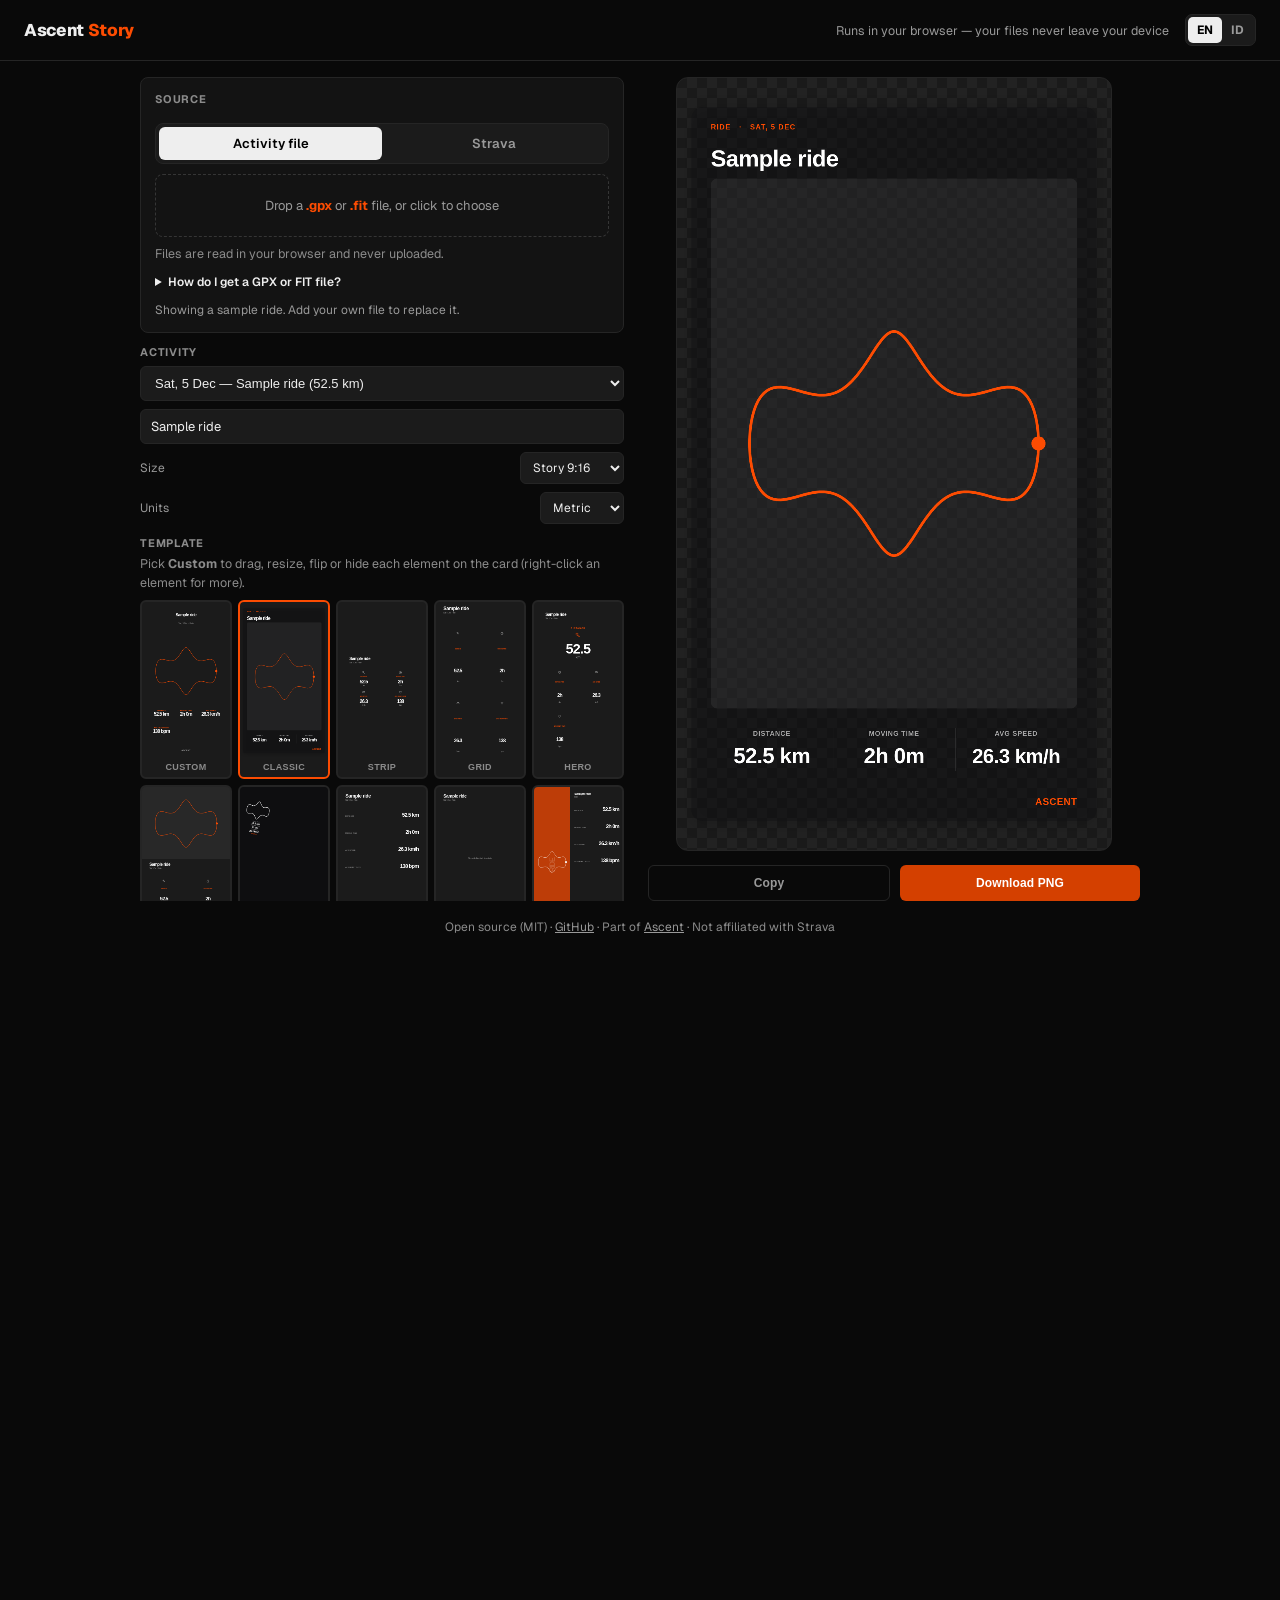
<file: index.html>
<!DOCTYPE html>
<html lang="en">
<head>
  <!-- Google tag (gtag.js) -->
  <script async src="https://www.googletagmanager.com/gtag/js?id=G-Y4VRDE800Q"></script>
  <script>
    window.dataLayer = window.dataLayer || [];
    function gtag(){dataLayer.push(arguments);}
    gtag('js', new Date());
    gtag('config', 'G-Y4VRDE800Q');
  </script>
  <meta charset="UTF-8">
  <meta name="viewport" content="width=device-width, initial-scale=1.0">
  <title>Ascent Story — share-ready cards for your rides and runs</title>
  <meta name="description" content="Turn any ride, run or hike into a share-ready Instagram story, post or square image. 55 templates — works with Strava, GPX and FIT, all in your browser.">
  <meta name="theme-color" content="#090909">
  <link rel="canonical" href="https://story.doniwirawan.xyz/">
  <meta property="og:type" content="website">
  <meta property="og:url" content="https://story.doniwirawan.xyz/">
  <meta property="og:title" content="Ascent Story — share-ready cards for your rides and runs">
  <meta property="og:description" content="Turn any ride, run or hike into an Instagram story, post or square image. 55 templates, your own photos and stats. Works with Strava, GPX and FIT, all in your browser.">
  <meta property="og:image" content="https://story.doniwirawan.xyz/og.png">
  <meta property="og:image:width" content="1200">
  <meta property="og:image:height" content="630">
  <meta name="twitter:card" content="summary_large_image">
  <meta name="twitter:image" content="https://story.doniwirawan.xyz/og.png">
  <link rel="icon" href="/icon.svg" type="image/svg+xml">
  <link rel="preconnect" href="https://fonts.googleapis.com">
  <link rel="preconnect" href="https://fonts.gstatic.com" crossorigin>
  <link rel="stylesheet" href="https://fonts.googleapis.com/css2?family=Geist:wght@400;500;600;700;800&display=swap">
  <link rel="stylesheet" href="css/story.css">
  <link rel="stylesheet" href="css/style.css">
</head>
<body>

<header class="topbar">
  <div class="brand">Ascent <span>Story</span></div>
  <div class="topbar-right">
    <div class="tagline">Runs in your browser — your files never leave your device</div>
    <div class="lang" role="group" aria-label="Language"><button type="button" class="lang-btn" data-lang="en">EN</button><button type="button" class="lang-btn" data-lang="id">ID</button></div>
  </div>
</header>

<div class="modal-overlay open page" id="storyModal">
  <div class="modal" style="max-width:1000px;">
    <div class="modal-body">
      <div class="modal-left">

        <div class="src">
          <div class="picker-label">Source</div>
          <div class="seg" role="tablist">
            <button type="button" class="seg-btn active" data-src="file" role="tab">Activity file</button>
            <button type="button" class="seg-btn" data-src="strava" role="tab">Strava</button>
          </div>
          <div class="src-pane" data-pane="strava">
            <button class="btn btn-primary" id="connectBtn">Connect with Strava</button>
            <div class="src-row" id="stravaRow" hidden>
              <button class="btn btn-primary" id="stravaBtn">Load my activities</button>
              <button class="btn btn-ghost" id="logoutBtn">Disconnect</button>
            </div>
            <p class="src-note">Reads your recent activities to draw the card. Nothing is stored on a server.</p>
            <p class="src-note">Strava only lets a few athletes connect to a new app until it has been reviewed. If connecting fails, export the activity as a GPX file and use the Activity file tab.</p>
          </div>
          <div class="src-pane" data-pane="file" hidden>
            <label class="drop" id="dropZone" for="fileInput" data-i18n-html="dropZone">Drop a <b>.gpx</b> or <b>.fit</b> file, or click to choose</label>
            <input type="file" id="fileInput" class="vis-hidden" accept=".gpx,.fit,application/gpx+xml,application/xml,text/xml,application/octet-stream" multiple>
            <p class="src-note">Files are read in your browser and never uploaded.</p>
            <details class="howto">
              <summary>How do I get a GPX or FIT file?</summary>
              <ul data-i18n-html="howtoList">
                <li><b>Strava</b> (on a computer): open the activity, click <b>⋯</b> on the left, then <b>Export GPX</b>.</li>
                <li><b>Strava app</b>: you can't export from the phone app; open strava.com in your phone's browser and use the steps above.</li>
                <li><b>Garmin Connect</b>: open the activity, click the gear icon, then <b>Export to GPX</b> or <b>Export Original</b> (a FIT file).</li>
                <li><b>Wahoo, Coros, Huawei, Komoot…</b>: look for <b>Export</b> or <b>Share → GPX</b> on the activity.</li>
              </ul>
            </details>
          </div>
          <div class="status" id="status"></div>
          <div class="error" id="error" role="alert"></div>
        </div>

        <div>
          <div class="picker-label">Activity</div>
          <select id="activityPicker" style="width:100%;background:var(--surface2);color:var(--text);border:1px solid var(--border);border-radius:6px;padding:8px 10px;font-size:13px;"></select>
          <input type="text" id="actName" class="text-in" placeholder="Activity name" aria-label="Activity name" maxlength="80">
          <div class="unit-row"><span>Size</span><select id="ratioPicker" aria-label="Image size"><option value="1920">Story 9:16</option><option value="1350">Portrait 4:5</option><option value="1080">Square 1:1</option></select></div>
          <div class="unit-row"><span>Units</span><select id="unitToggle" aria-label="Units"><option value="km">Metric</option><option value="mi">Imperial</option></select></div>
        </div>

        <div>
          <div class="picker-label">Template</div>
          <p class="src-note" style="margin:-2px 0 8px" data-i18n-html="templateHint">Pick <b>Custom</b> to drag, resize, flip or hide each element on the card (right-click an element for more).</p>
          <div class="layout-grid" id="layoutPicker"></div>
        </div>

        <div>
          <div class="picker-label">Display</div>
          <div style="display:flex;gap:8px;flex-wrap:wrap;">
            <label style="display:flex;align-items:center;gap:6px;font-size:11px;cursor:pointer;padding:5px 10px;background:var(--surface2);border-radius:5px;border:1px solid var(--border);" id="lbl-hideTitle">
              <input type="checkbox" id="chk-hideTitle" style="accent-color:var(--orange);"> Hide Title
            </label>
            <label style="display:flex;align-items:center;gap:6px;font-size:11px;cursor:pointer;padding:5px 10px;background:var(--surface2);border-radius:5px;border:1px solid var(--border);" id="lbl-hideDate">
              <input type="checkbox" id="chk-hideDate" style="accent-color:var(--orange);"> Hide Date
            </label>
            <label style="display:flex;align-items:center;gap:6px;font-size:11px;cursor:pointer;padding:5px 10px;background:var(--surface2);border-radius:5px;border:1px solid var(--border);" id="lbl-hideRoute">
              <input type="checkbox" id="chk-hideRoute" style="accent-color:var(--orange);"> Hide Map
            </label>
            <label style="display:flex;align-items:center;gap:6px;font-size:11px;cursor:pointer;padding:5px 10px;background:var(--surface2);border-radius:5px;border:1px solid var(--border);" id="lbl-hideLogo">
              <input type="checkbox" id="chk-hideLogo" style="accent-color:var(--orange);"> Hide watermark
            </label>
          </div>
        </div>

        <div>
          <div class="picker-label">Theme</div>
          <div style="display:flex;gap:7px;flex-wrap:wrap;align-items:center;" id="schemePicker"></div>
          <div style="display:flex;align-items:center;gap:8px;margin-top:8px;">
            <span style="font-size:11px;color:var(--muted);">Accent</span>
            <input type="color" id="accentColorPicker" value="#FC4C02" style="width:32px;height:24px;border:none;border-radius:4px;cursor:pointer;background:none;padding:0;">
            <button class="btn btn-ghost" id="accentReset" style="font-size:10px;padding:3px 8px;">Reset</button>
          </div>
        </div>

        <div>
          <div class="picker-label">Background Image</div>
          <div style="display:flex;gap:8px;align-items:center;flex-wrap:wrap;">
            <label class="btn btn-ghost" id="bgUploadBtn" for="bgImageInput" style="font-size:11px;padding:5px 12px;cursor:pointer;">Upload Photo</label>
            <input type="file" id="bgImageInput" accept="image/*" style="position:absolute;width:1px;height:1px;opacity:0;overflow:hidden;">
            <button class="btn btn-ghost" id="clearBgBtn" style="font-size:11px;padding:5px 10px;display:none">✕ Clear</button>
            <span id="bgImageName" style="font-size:11px;color:var(--muted);"></span>
          </div>
        </div>

        <div id="collageSettings" style="display:none">
          <div class="picker-label">Collage</div>
          <div style="display:flex;flex-direction:column;gap:12px;">
            <label style="font-size:11px;color:var(--muted);display:flex;flex-direction:column;gap:5px;">
              <span>Stickers to show: <b id="collageCountVal" style="color:var(--text);">30</b></span>
              <input type="range" id="collageCount" min="4" max="150" value="30" step="1" style="width:100%;accent-color:var(--orange);">
            </label>
            <label style="font-size:11px;color:var(--muted);display:flex;flex-direction:column;gap:5px;">
              <span>Minimum distance: <b id="collageMinVal" style="color:var(--text);">30 km</b></span>
              <input type="range" id="collageMin" min="0" max="100" value="30" step="5" style="width:100%;accent-color:var(--orange);">
            </label>
            <div style="font-size:10.5px;color:var(--muted);line-height:1.5;" data-i18n-html="collageHint">Longest rides show first. Drag the dashed <b>“keep clear”</b> box on the preview to set where stickers won’t go.</div>
          </div>
        </div>

        <div>
          <div class="picker-label">Stats</div>
          <div style="display:grid;grid-template-columns:repeat(2,minmax(0,1fr));gap:5px;" id="statToggles"></div>
        </div>

      </div>

      <div class="story-right">
        <div class="story-preview">
          <canvas id="storyCanvas" width="1080" height="1920"></canvas>
        </div>
        <div class="story-editor" id="storyHint" style="display:none">
          <div class="story-toolbar" id="customToolbar">
            <button type="button" data-act="smaller" title="Smaller">A−</button>
            <button type="button" data-act="bigger" title="Bigger">A+</button>
            <button type="button" data-act="fliph" title="Flip route horizontally">⇋</button>
            <button type="button" data-act="flipv" title="Flip route vertically">⇅</button>
            <button type="button" data-act="hide" title="Hide selected">Hide</button>
            <button type="button" data-act="resetone" title="Reset selected">Reset</button>
            <button type="button" class="btn btn-ghost" id="customReset" style="font-size:11px;padding:4px 10px;margin-left:auto;">Reset all</button>
          </div>
          <span class="story-hinttext">Tap an element to select it. Drag to move (snaps to centre &amp; edges) · drag the corner handles, scroll, or A−/A+ to resize.</span>
        </div>
        <div class="modal-actions">
          <button class="btn btn-ghost" id="copyBtn">Copy</button>
          <button class="btn btn-primary" id="shareStoryBtn" style="display:none">Share</button>
          <button class="btn btn-primary" id="downloadBtn">Download PNG</button>
        </div>
      </div>
    </div>
  </div>
</div>


<script src="js/i18n.js"></script>
<script src="js/utils.js"></script>
<script src="js/story-core.js"></script>
<script src="js/story-draw.js"></script>
<script src="js/story-layouts.js"></script>
<script src="js/story-ui.js"></script>
<script src="js/app.js"></script>
<footer class="foot" data-i18n-html="footer">Open source (MIT) · <a href="https://github.com/doniwirawan/ascent-story">GitHub</a> · Part of <a href="https://ascent-analytics.doniwirawan.xyz/">Ascent</a> · Not affiliated with Strava</footer>
</body>
</html>
</file>
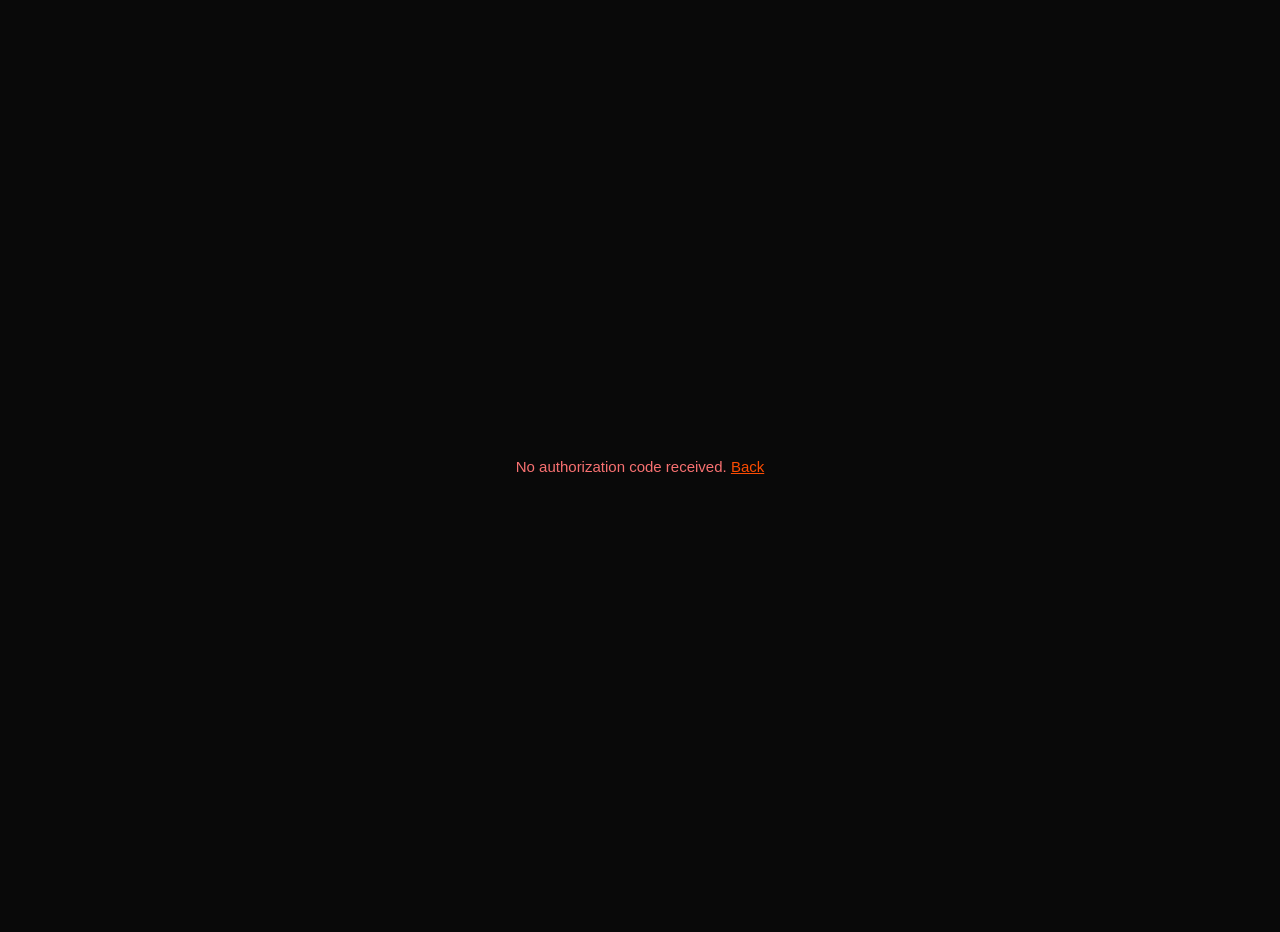
<file: callback.html>
<!DOCTYPE html>
<html lang="en">
<head>
  <meta charset="UTF-8">
  <meta name="viewport" content="width=device-width, initial-scale=1.0">
  <title>Connecting… — Ascent Story</title>
  <meta name="robots" content="noindex">
  <style>
    body { font-family: -apple-system, BlinkMacSystemFont, 'Segoe UI', sans-serif; background: #090909; color: #eee;
      display: flex; align-items: center; justify-content: center; min-height: 100vh; margin: 0; flex-direction: column; gap: 16px; padding: 16px; }
    .msg { font-size: 15px; color: #999; text-align: center; }
    .error { color: #f87171; }
    a { color: #FC4C02; }
  </style>
</head>
<body>
  <div class="msg" id="msg">Connecting to Strava…</div>
  <script>
    (async () => {
      const msg = document.getElementById('msg');
      const p = new URLSearchParams(location.search);
      const fail = text => { msg.className = 'msg error'; msg.innerHTML = text + ' <a href="/">Back</a>'; };
      if (p.get('error') || !p.get('code')) return fail(p.get('error') === 'access_denied' ? 'Access was denied.' : 'No authorization code received.');
      try {
        // exchanged server-side so the client secret never reaches the browser
        const r = await fetch('/api/strava-token', { method: 'POST', headers: { 'Content-Type': 'application/json' }, body: JSON.stringify({ code: p.get('code') }) });
        if (!r.ok) throw new Error('token exchange failed (' + r.status + ')');
        const d = await r.json();
        localStorage.setItem('strava_access_token', d.access_token);
        localStorage.setItem('strava_refresh_token', d.refresh_token);
        localStorage.setItem('strava_expires_at', d.expires_at);
        location.replace('/?connected=1');
      } catch (e) { fail('Could not connect: ' + e.message + '.'); }
    })();
  </script>
</body>
</html>
</file>
<file: css/story.css>
/* ══════════════════════════════════════════
   STORY MODAL
══════════════════════════════════════════ */

.modal-overlay {
  display: none;
  position: fixed;
  inset: 0;
  background: rgba(0, 0, 0, .88);
  z-index: 10000000; /* above the sidebar (9999999) so the modal isn't covered */
  align-items: center;
  justify-content: center;
  padding: 16px;
  backdrop-filter: blur(6px);
  -webkit-backdrop-filter: blur(6px);
}

.modal-overlay.open { display: flex; }

.modal {
  background: var(--surface);
  border: 1px solid var(--border);
  border-radius: 18px;
  padding: 22px;
  width: 100%;
  max-width: 860px;
  display: flex;
  flex-direction: column;
  gap: 14px;
  max-height: 95vh;
  max-height: 95dvh; /* dvh excludes the mobile address bar so content isn't cut off */
  overflow-y: auto;
  overflow-x: hidden;
  box-shadow: var(--shadow-md);
}

.modal-header {
  display: flex;
  justify-content: space-between;
  align-items: center;
  flex-shrink: 0;
  /* the whole .modal scrolls, so pin the header (and its ✕) to the top —
     negative margins bleed it over the modal padding so content can't show
     through above or beside it while scrolling */
  position: sticky;
  top: -22px; /* sticky pins to the padding box — pull up by the modal's padding so no content peeks above */
  z-index: 20;
  background: var(--surface);
  margin: -22px -22px 0;
  padding: 18px 22px 10px;
}

.modal-title { font-size: 14px; font-weight: 700; }

.modal-close {
  background: var(--surface2);
  border: 1px solid var(--border);
  color: var(--muted);
  font-size: 15px;
  cursor: pointer;
  width: 30px;
  height: 30px;
  border-radius: 50%;
  display: flex;
  align-items: center;
  justify-content: center;
  transition: background .15s, color .15s;
  line-height: 1;
}

.modal-close:hover { background: var(--surface3); color: var(--text); }

.modal-body {
  display: grid;
  grid-template-columns: minmax(0, 1fr) minmax(0, 1fr);
  gap: 16px;
  align-items: start;
}

/* let the story modal shrink to narrow viewports (flex-item min-width:auto
   would otherwise keep it as wide as its widest content) */
#storyModal .modal { min-width: 0; }

.modal-left { display: flex; flex-direction: column; gap: 12px; min-width: 0; }

.story-preview {
  width: 100%;
  aspect-ratio: 9/16;
  border-radius: 12px;
  overflow: hidden;
  background: repeating-conic-gradient(#222 0% 25%, #1a1a1a 0% 50%) 0 0/20px 20px;
  border: 1px solid var(--border);
}

.story-preview canvas { width: 100%; height: 100%; display: block; touch-action: none; }

.story-right { display: flex; flex-direction: column; gap: 10px; min-width: 0; }

/* Desktop: fixed header (close ✕) + fixed preview/actions on the right; only the
   options column on the left scrolls — so Download is always reachable. */
@media (min-width: 701px) {
  #storyModal .modal { overflow: hidden; }
  #storyModal .modal-body { flex: 1; min-height: 0; align-items: stretch; }
  #storyModal .modal-left { overflow-y: auto; min-height: 0; padding-right: 8px; }
  /* right column never scrolls — the preview shrinks to fill the space left
     over by the editor + action buttons */
  #storyModal .story-right { min-height: 0; overflow: hidden; }
  #storyModal .story-preview { flex: 1 1 0; min-height: 0; align-self: center; width: auto; height: auto; aspect-ratio: 9 / 16; margin: 0 auto; max-width: 100%; }
  #storyModal .story-editor { flex: 0 0 auto; }
  #storyModal .modal-actions { flex: 0 0 auto; padding-top: 4px; }
}
.story-editor {
  display: flex; flex-direction: column; gap: 8px;
  background: var(--surface2); border: 1px solid var(--border);
  border-radius: 8px; padding: 10px 12px;
}
.story-toolbar { display: flex; align-items: center; flex-wrap: wrap; gap: 6px; }
.story-toolbar button[data-act] {
  background: var(--surface3); border: 1px solid var(--border); color: var(--text);
  font-size: 13px; font-weight: 700; min-width: 38px; padding: 6px 10px;
  border-radius: 7px; cursor: pointer; transition: background .15s, border-color .15s;
}
.story-toolbar button[data-act]:hover { background: var(--orange); border-color: var(--orange); color: #fff; }
.story-toolbar button[data-act]:active { transform: scale(.95); }
.story-hinttext { font-size: 9px; color: var(--muted); line-height: 1.3; }

/* right-click menu for custom-layout elements */
.ctx-menu {
  display: none; position: fixed; z-index: 10000002;
  background: var(--surface); border: 1px solid var(--border);
  border-radius: 10px; padding: 5px; min-width: 150px;
  box-shadow: var(--shadow-md);
}
.ctx-menu button {
  display: block; width: 100%; text-align: left;
  background: none; border: none; color: var(--text);
  font-size: 13px; padding: 8px 12px; border-radius: 6px; cursor: pointer;
}
.ctx-menu button:hover { background: var(--surface3); }

.modal-actions { display: flex; gap: 10px; flex-shrink: 0; }
.modal-actions button { flex: 1; padding: 10px; }

.picker-label {
  font-size: 10px;
  font-weight: 700;
  letter-spacing: .07em;
  text-transform: uppercase;
  color: var(--muted);
  margin-bottom: 7px;
}

.color-swatch {
  width: 30px;
  height: 30px;
  border-radius: 50%;
  cursor: pointer;
  border: 2px solid transparent;
  transition: transform .15s, border-color .15s, box-shadow .15s;
  flex-shrink: 0;
}

.color-swatch:hover { transform: scale(1.12); }
.color-swatch.active { border-color: var(--orange); transform: scale(1.12); box-shadow: 0 0 0 2px var(--orange-dim); }

.layout-grid {
  display: grid;
  grid-template-columns: repeat(5, minmax(0, 1fr));
  gap: 6px;
}

.layout-btn {
  background: var(--surface2);
  border: 2px solid var(--border);
  border-radius: 6px;
  cursor: pointer;
  padding: 0;
  overflow: hidden;
  display: flex;
  flex-direction: column;
  align-items: center;
  gap: 3px;
  padding-bottom: 5px;
  transition: border-color .15s;
}

.layout-btn:hover { border-color: var(--muted); }
.layout-btn.active { border-color: var(--orange); }
.layout-btn canvas { width: 100%; display: block; }

.layout-btn span {
  font-size: 9px;
  font-weight: 700;
  letter-spacing: .04em;
  color: var(--muted);
  text-transform: uppercase;
}
</file>
<file: css/style.css>
/* Base tokens, reset and buttons (from Ascent), plus the start screen. */

:root {
  /* Brand */
  --orange: #FC4C02;
  --orange-dim: rgba(252, 76, 2, 0.09);
  --orange-mid: rgba(252, 76, 2, 0.35);
  --orange-glow: rgba(252, 76, 2, 0.14);

  /* Backgrounds */
  --bg: #090909;
  --surface: #131313;
  --surface2: #1b1b1b;
  --surface3: #222222;
  --surface4: #2b2b2b;

  /* Borders */
  --border: #252525;
  --border-hover: #353535;

  /* Text */
  --text: #eeeeee;
  --text-2: #999999;
  --text-3: #555555;
  --muted: #666666;
  --dim: #3a3a3a;

  /* Structure */
  --radius: 14px;
  --radius-sm: 8px;
  --radius-xs: 6px;
  --sidebar-w: 232px;
  --nav-h: 58px;

  /* Shadows */
  --shadow-sm: 0 1px 3px rgba(0, 0, 0, .6), 0 1px 2px rgba(0, 0, 0, .4);
  --shadow-md: 0 4px 16px rgba(0, 0, 0, .6), 0 2px 6px rgba(0, 0, 0, .3);
  --shadow-orange: 0 0 0 1px var(--orange-mid), 0 4px 20px var(--orange-glow);
}

*,
*::before,
*::after {
  margin: 0;
  padding: 0;
  box-sizing: border-box;
}

body {
  font-family: -apple-system, BlinkMacSystemFont, 'Inter', 'Segoe UI', sans-serif;
  background: var(--bg);
  color: var(--text);
  min-height: 100vh;
  -webkit-font-smoothing: antialiased;
  -moz-osx-font-smoothing: grayscale;
}

.btn {
  border: none;
  padding: 7px 16px;
  border-radius: var(--radius-xs);
  font-size: 12px;
  font-weight: 700;
  cursor: pointer;
  transition: opacity .15s, background .15s, border-color .15s, color .15s;
  letter-spacing: .01em;
  white-space: nowrap;
}

.btn-primary { background: var(--orange); color: #fff; }
.btn-primary:hover { opacity: .85; }
.btn-primary:disabled { opacity: .3; cursor: not-allowed; }

.btn-ghost {
  background: transparent;
  border: 1px solid var(--border);
  color: var(--text-2);
}

.btn-ghost:hover {
  border-color: var(--orange);
  color: var(--orange);
  background: var(--orange-dim);
}

/* ── page shell ── */
/* AA contrast: hints on the dark surfaces, and white text on the primary button */
:root { --muted: #8b8b8b; }
.btn-primary { background: #d44000; }
.btn-primary:hover { background: #b83800; opacity: 1; }
/* readable small text */
.picker-label { font-size: 11px; }
.story-hinttext { font-size: 11px; }
.story-toolbar button[data-act]:hover { background: #d44000; border-color: #d44000; }
#accentReset { font-size: 11px !important; }
#collageSettings div[style*="10.5px"] { font-size: 12px !important; }
body { font-family: 'Geist', -apple-system, BlinkMacSystemFont, 'Segoe UI', sans-serif; background: var(--bg); }
.topbar { display: flex; align-items: center; justify-content: space-between; gap: 12px; padding: 14px 24px; border-bottom: 1px solid var(--border); }
.brand { font-weight: 800; font-size: 17px; letter-spacing: -.02em; }
.brand span { color: var(--orange); }
.tagline { color: var(--text-2); font-size: 12.5px; text-align: right; }
.topbar-right { display: flex; align-items: center; gap: 16px; }
.lang { display: flex; background: var(--surface2); border: 1px solid var(--border); border-radius: 7px; padding: 2px; }
.lang-btn { background: none; border: none; color: var(--text-2); font: inherit; font-size: 12px; font-weight: 700; padding: 5px 9px; border-radius: 5px; cursor: pointer; }
.lang-btn:hover { color: var(--text); }
.lang-btn.active { background: var(--text); color: #000; }
.foot { color: var(--muted); font-size: 12px; text-align: center; padding: 18px 16px 28px; }
.foot a { color: var(--text-2); }

/* the story editor is the page itself, not an overlay: controls scroll on the
   left, the preview and Download stay in view on the right */
#storyModal.page { position: static; display: block; background: none; padding: 16px 24px 0; backdrop-filter: none; -webkit-backdrop-filter: none; z-index: auto; }
#storyModal.page .modal { max-width: 1240px; margin: 0 auto; height: calc(100vh - 76px); height: calc(100dvh - 76px); max-height: none; background: none; border: none; box-shadow: none; border-radius: 0; padding: 0; }

/* GPX / FIT export help */
.howto { font-size: 12px; color: var(--text-2); }
.howto summary { cursor: pointer; color: var(--text); font-weight: 600; padding: 2px 0; }
.howto summary:hover { color: var(--orange); }
.howto ul { margin: 8px 0 2px 18px; display: grid; gap: 6px; line-height: 1.5; }
.howto b { color: var(--text); font-weight: 600; }

/* themed browser surfaces */
::selection { background: var(--orange-mid); color: #fff; }
:focus-visible { outline: 2px solid var(--orange); outline-offset: 2px; }
input, select { accent-color: var(--orange); }

/* source tabs */
.src { display: flex; flex-direction: column; gap: 10px; padding: 14px; border: 1px solid var(--border); border-radius: var(--radius-sm); background: var(--surface); }
.seg { display: grid; grid-template-columns: 1fr 1fr; background: var(--surface2); border: 1px solid var(--border); border-radius: 8px; padding: 3px; }
.seg-btn { background: none; border: none; color: var(--text-2); font: inherit; font-size: 13px; font-weight: 600; padding: 8px; border-radius: 6px; cursor: pointer; }
.seg-btn.active { background: var(--text); color: #000; }
.src-pane { display: flex; flex-direction: column; gap: 8px; }
.src-row { display: flex; gap: 8px; flex-wrap: wrap; }
.src-pane .btn { font-size: 13px; padding: 10px 16px; }
.src-note { color: var(--muted); font-size: 12.5px; line-height: 1.5; }
.drop { display: block; border: 1.5px dashed var(--border-hover); border-radius: var(--radius-sm); padding: 22px 12px; text-align: center; color: var(--text-2); font-size: 13px; cursor: pointer; transition: border-color .15s, background .15s; }
.drop:hover, .drop.over { border-color: var(--orange); background: var(--orange-dim); color: var(--text); }
.drop b { color: var(--orange); }
.status { color: var(--text-2); font-size: 12px; }
.status:empty, .error:empty { display: none; }
.error { color: #f87171; font-size: 12px; }
.text-in { width: 100%; margin-top: 8px; background: var(--surface2); color: var(--text); border: 1px solid var(--border); border-radius: 6px; padding: 8px 10px; font: inherit; font-size: 13px; }
.text-in:focus, .unit-row select:focus { outline: none; border-color: var(--orange); }
.unit-row { display: flex; align-items: center; justify-content: space-between; margin-top: 8px; font-size: 12px; color: var(--text-2); }
.unit-row select { background: var(--surface2); color: var(--text); border: 1px solid var(--border); border-radius: 6px; padding: 6px 8px; font: inherit; font-size: 12px; }
.vis-hidden { position: absolute; width: 1px; height: 1px; opacity: 0; overflow: hidden; }
[hidden] { display: none !important; }
@media (max-width: 700px) {
  .topbar { padding: 12px 16px; }
  .tagline { display: none; }
  #storyModal.page { padding: 12px 16px 0; }
  #storyModal.page .modal { height: auto; overflow: visible; }
  #storyModal.page .story-right { position: sticky; top: 0; z-index: 2; background: var(--bg); padding: 8px 0; }
}

/* ── story modal on phones (from Ascent responsive.css) ── */
@media (max-width: 700px) {
  .modal-overlay { padding: 0; align-items: flex-end; }

  .modal {
    border-radius: 18px 18px 0 0;
    max-height: 95vh;
    max-height: 92dvh; /* dvh keeps the action buttons on-screen above the address bar */
    padding: 14px 12px 20px;
  }

  /* sticky header sized to the mobile modal padding, with a bigger,
     higher-contrast close button that stays visible while scrolling */
  .modal-header {
    top: -14px; /* match the mobile modal padding (see story.css note) */
    margin: -14px -12px 0;
    padding: 12px 12px 10px;
    box-shadow: 0 8px 14px -12px rgba(0, 0, 0, .8);
  }
  .modal-close {
    width: 40px;
    height: 40px;
    font-size: 18px;
    background: var(--surface3);
    color: var(--text);
  }

  /* the Story modal fills the screen on mobile — no empty space above it */
  #storyModal .modal {
    max-height: 100vh;
    max-height: 100dvh;
    height: 100dvh;
    border-radius: 0;
  }

  .modal-body { grid-template-columns: minmax(0, 1fr); gap: 12px; }

  /* preview on top so edits are visible while scrolling the controls */
  .story-right { order: -1; position: static; }
  .story-preview {
    height: 42vh !important;
    height: 42dvh !important;
    width: auto !important;
    aspect-ratio: 9/16;
    margin: 0 auto;
  }

  .layout-grid { grid-template-columns: repeat(5, minmax(0, 1fr)); }
  .color-swatch { width: 26px; height: 26px; }
  .modal-actions { flex-direction: row; }
  #statToggles { grid-template-columns: 1fr 1fr !important; }
}

@media (max-width: 420px) {
  .layout-grid { grid-template-columns: repeat(4, minmax(0, 1fr)); }
  .story-preview { height: 38vh !important; height: 38dvh !important; }
}
</file>
